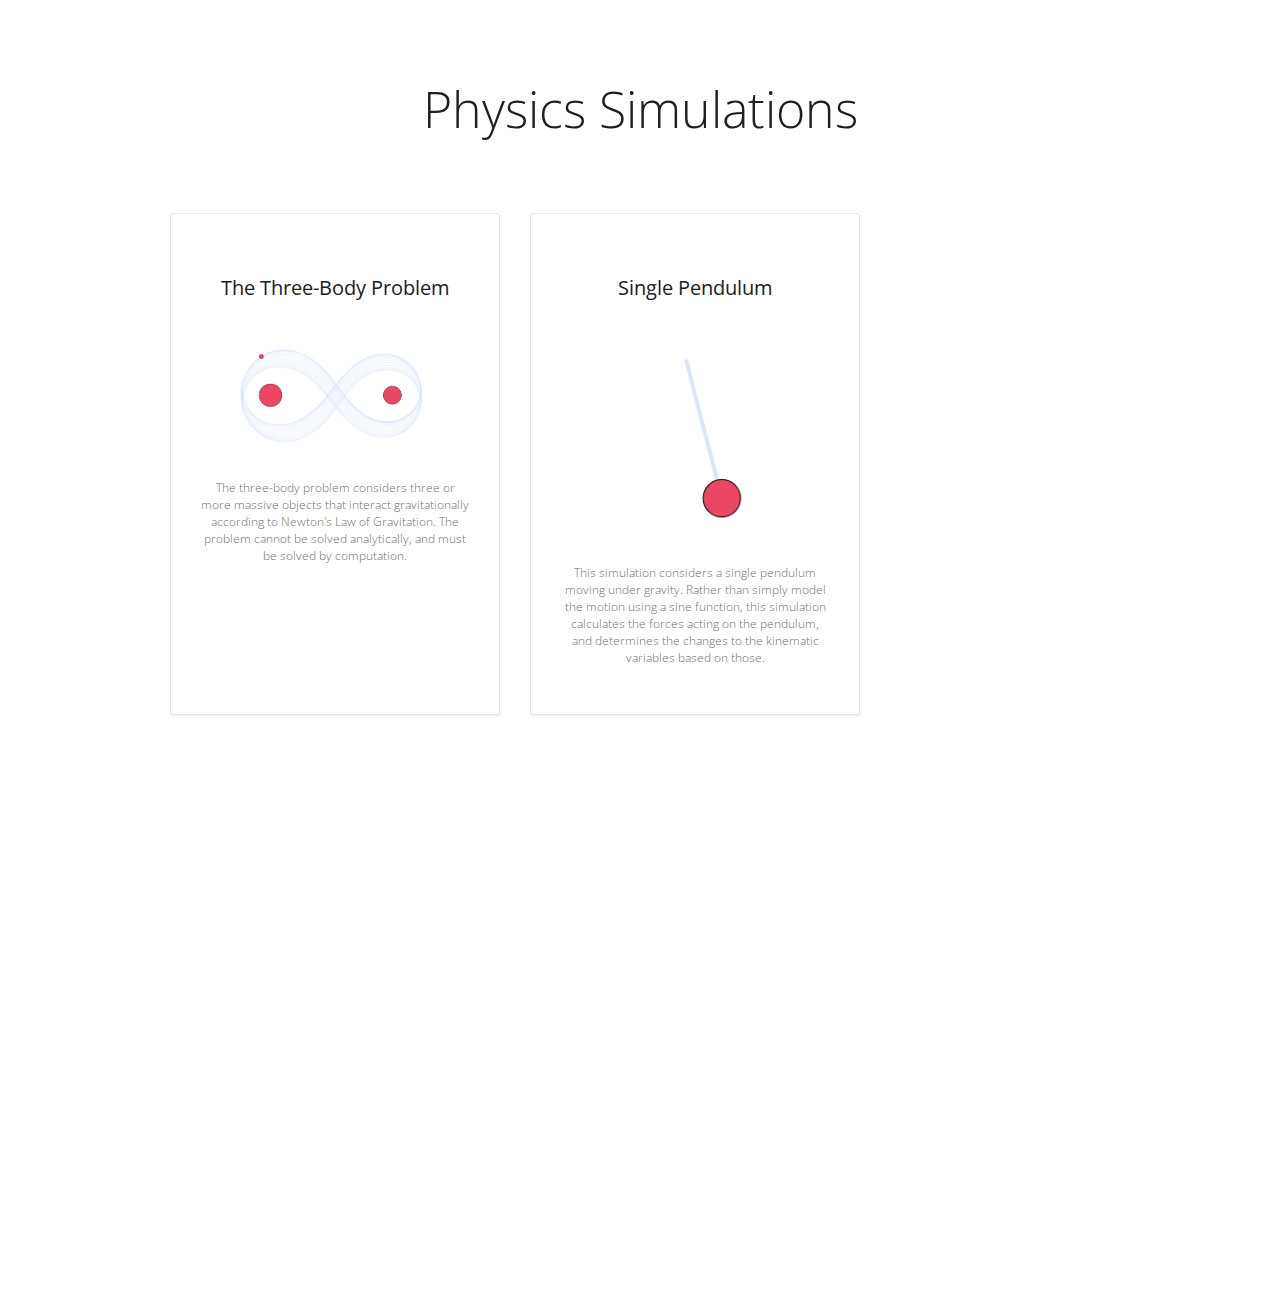
<file: index.html>
<!DOCTYPE html>
<html>

<head>
    <meta charset="utf-8" />

    <title>Physics Simulations - Ultraphysics</title>

    <link href="https://fonts.googleapis.com/css?family=Open+Sans:300,300i,400,400i,600,600i&display=swap&subset=greek,greek-ext,latin-ext" rel="stylesheet">

    <link href="style.css" type="text/css" rel="stylesheet" />

    <meta name="viewport" content="width=device-width, user-scalable=no" />

</head>

<body>
    <div class="centrecolumn">
        <h1>Physics Simulations</h1>
        <div class="simulationlist">
            <div class="simulation">
                <h3>The Three-Body Problem</h3>
                <a href="three-body-problem/" title="The Three-Body Problem"> <img src="three-body-problem/preview2.png" /></a>
                <p>
                    The three-body problem considers three or more massive objects that interact gravitationally
                    according to Newton's Law of Gravitation. The problem cannot be solved analytically, and must be solved by
                    computation.</p>
            </div>
            <div class="simulation">
                <h3>Single Pendulum</h3>
                <a href="single-pendulum/" title="Single Pendulum"> <img src="single-pendulum/preview1.png" /></a>
                <p>
                    This simulation considers a single pendulum moving under gravity. Rather than simply model the motion using a sine function, this simulation calculates the forces acting on the pendulum, and determines the changes to the kinematic variables based on those.
                </p>
            </div>
        </div>
    </div>
</body>

</html>
</file>
<file: style.css>
body {
    margin: 0px;
    padding: 20px 20px 200px 20px;
    font-family: 'Open Sans', sans-serif;
    font-weight: lighter;
    color: #202020;
    font-size: 12px;
}

.centrecolumn {
    max-width: 1000px;
    margin: 0px auto;
}

h1, h2, h3, h4, h5, h6, p {
    font-family: inherit;
    font-weight: inherit;
    color: inherit;
    text-align: center;
}

h1 {
    margin: 0.5em 0em;
    font-size: 25px;
}

h2 {
    margin: 1.2em 0em;
    font-size: 17px;
}

p {
    margin: 1.5em auto;
    font-size: 12px;
    color: #707070;
    max-width: 700px;
}

a {
    color: hsla(210, 80%, 40%);
    text-decoration: none;
}

a:hover {
    text-decoration: underline;
}

.simulationlist {
    display: flex;
    flex-direction: column;
    flex-wrap: wrap;
    margin: 20px 0px;
}

.simulation {
    box-sizing: border-box;
    border: 1px solid rgba(0, 0, 0, 0.1);
    border-radius: 2px;
    box-shadow: 1px 2px 3px rgba(0, 0, 0, 0.05);
    padding: 20px;
}

.simulation img {
    width: 100%;
    max-width: 300px;
    margin: 0px auto;
    display: block;
}

.simulation h3 {
    margin: 1.5em 0em;
    font-size: 17px;
    font-weight: normal;
}

.simulation p {
    margin: 1.5em 0em;
    font-size: 12px;
}

@media (min-width: 400px) {
    body {
        padding: 30px 30px 300px 30px;
    }
    h1 {
        font-size: 30px;
    }
    h2 {
        font-size: 20px;
    }
    p {
        font-size: 12px;
    }
    .simulationlist {
        flex-direction: row;
        margin: 50px 0px;
    }
    .simulation {
        flex-basis: 50%;
        padding: 30px;
        margin: 0px 0px 30px 30px;
    }
    .simulation h3 {
        font-size: 20px;
    }
}

@media (min-width: 700px) {
    body {
        padding: 50px 50px 500px 50px;
        font-size: 14px;
    }
    h1 {
        font-size: 50px;
    }
    h2 {
        font-size: 30px;
    }
    p {
        font-size: 14px;
    }
    .simulationlist {
        margin: 70px 0px;
    }
    .simulation {
        flex-basis: 33%;
        padding: 30px;
    }
}

@media (min-width: 1000px) {
    body {
        padding: 50px 0px 500px 0px;
    }
}
</file>
